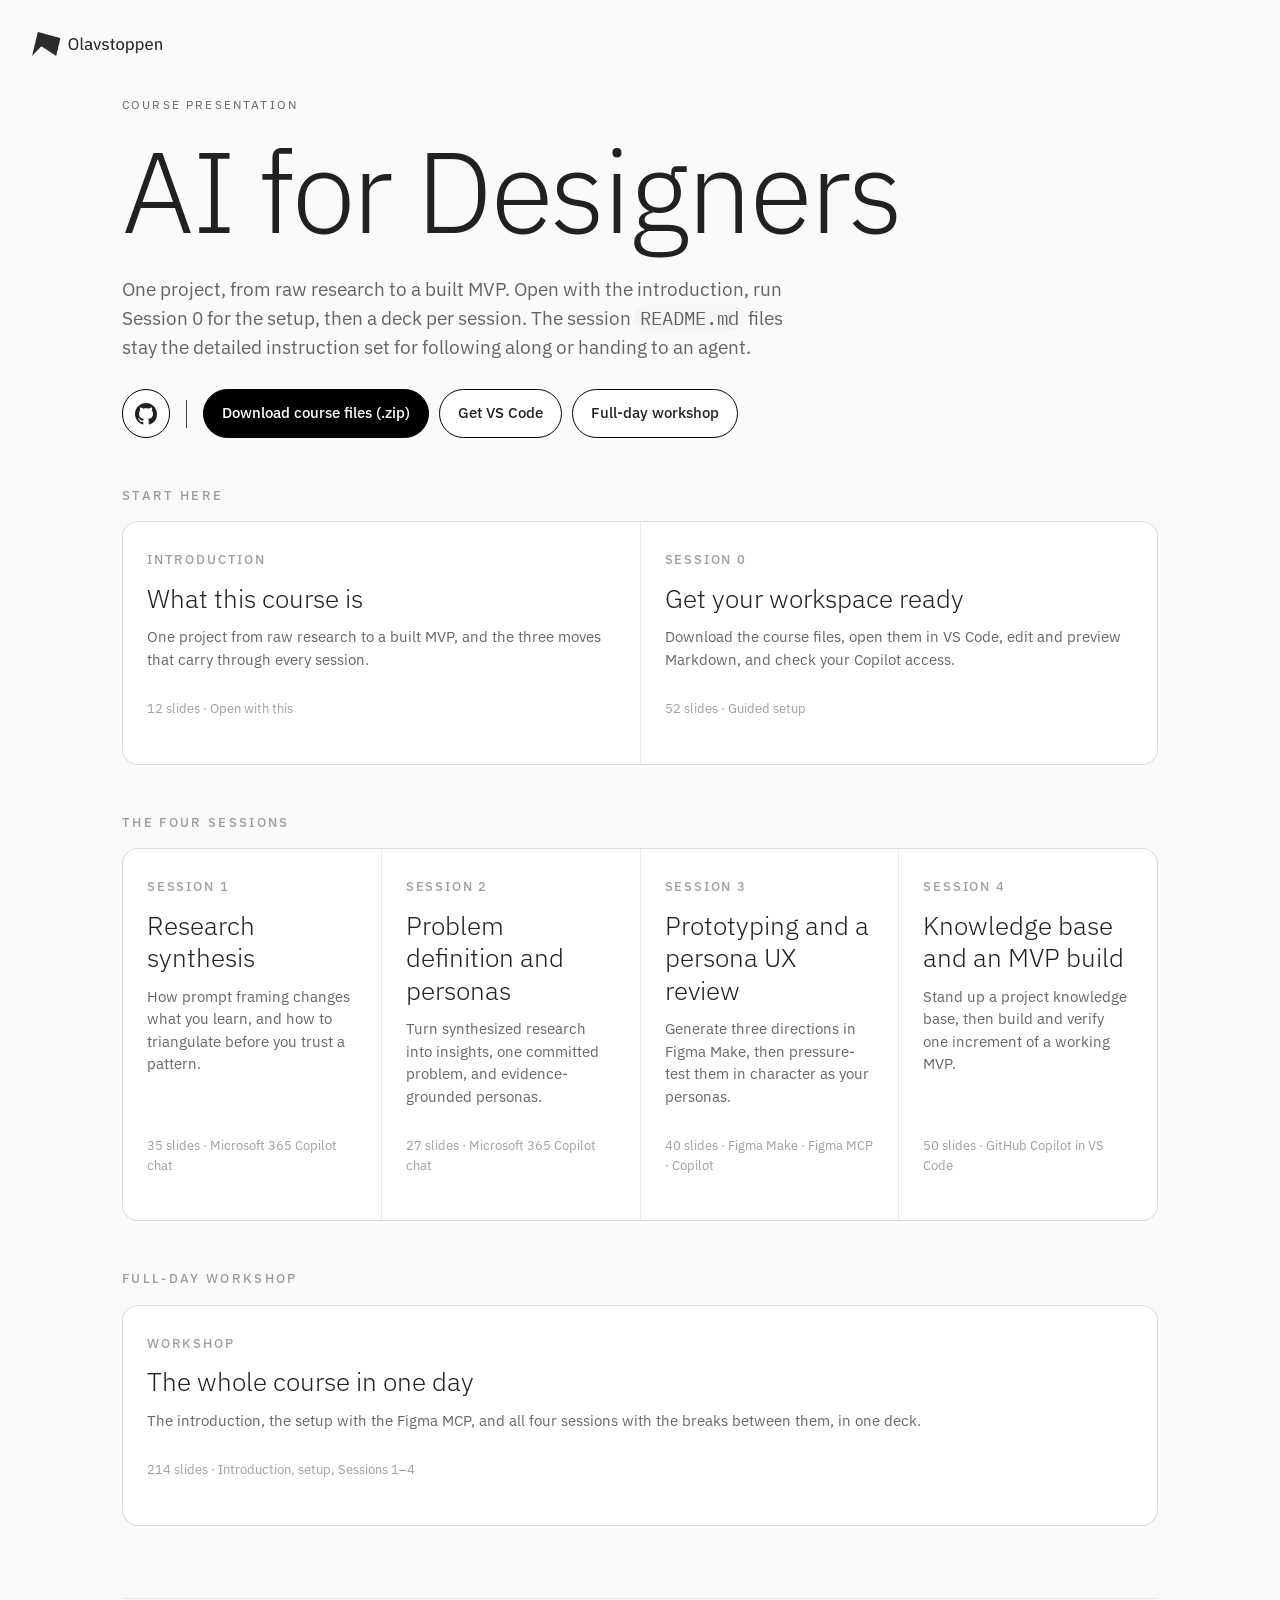
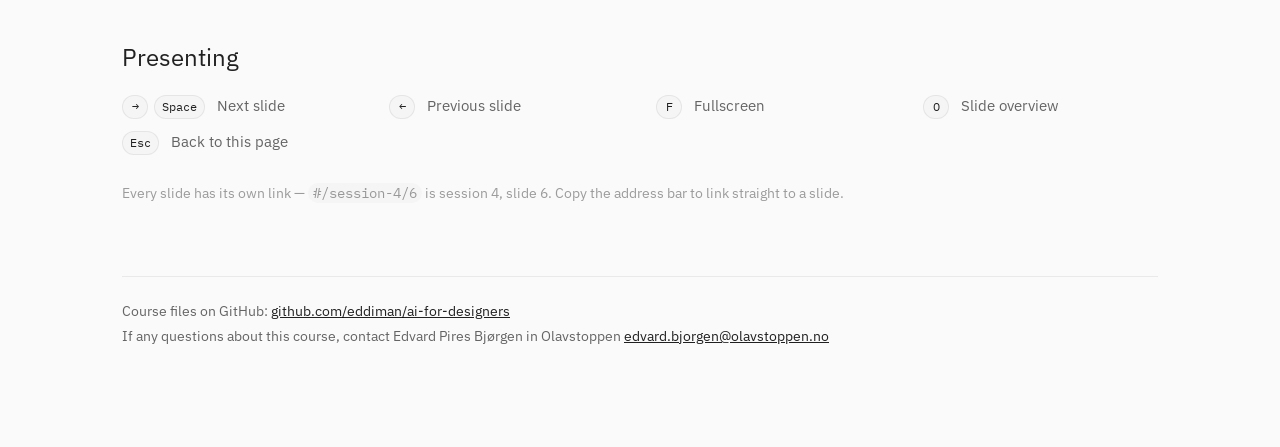
<file: presentation/index.html>
<!doctype html>
<html lang="en">
  <head>
    <meta charset="UTF-8" />
    <meta name="viewport" content="width=device-width, initial-scale=1.0" />
    <meta name="description" content="AI for Designers — facilitator presentation for all four sessions." />
    <meta name="robots" content="noindex, nofollow" />
    <title>AI for Designers — presentation</title>
    <link rel="preconnect" href="https://fonts.googleapis.com" />
    <link rel="preconnect" href="https://fonts.gstatic.com" crossorigin />
    <link
      href="https://fonts.googleapis.com/css2?family=IBM+Plex+Sans:wght@300;400;500;600&family=IBM+Plex+Mono:wght@400;500&display=swap"
      rel="stylesheet"
    />
    <link rel="stylesheet" href="styles.css?v=20261124c" />
  </head>
  <body>
    <!-- Landing -->
    <main id="landing" class="landing" hidden>
      <header class="landing__head">
        <img
          class="landing__logo"
          src="public/img/Olavstoppen_black.png"
          alt="Olavstoppen"
          width="886"
          height="163"
        />
        <p class="overline">Course presentation</p>
        <h1 class="landing__title">AI for Designers</h1>
        <p class="landing__lead">
          One project, from raw research to a built MVP. Open with the introduction, run Session 0
          for the setup, then a deck per session. The session <code>README.md</code> files stay the
          detailed instruction set for following along or handing to an agent.
        </p>
        <div class="landing__actions">
          <a
            class="landing__download landing__download--secondary landing__download--icon"
            href="https://github.com/eddiman/ai-for-designers"
            target="_blank"
            rel="noopener"
            title="View on GitHub"
            aria-label="View the course repository on GitHub"
          >
            <svg viewBox="0 0 16 16" width="22" height="22" aria-hidden="true" focusable="false">
              <path
                fill="currentColor"
                d="M8 0C3.58 0 0 3.58 0 8c0 3.54 2.29 6.53 5.47 7.59.4.07.55-.17.55-.38 0-.19-.01-.82-.01-1.49-2.01.37-2.53-.49-2.69-.94-.09-.23-.48-.94-.82-1.13-.28-.15-.68-.52-.01-.53.63-.01 1.08.58 1.23.82.72 1.21 1.87.87 2.33.66.07-.52.28-.87.51-1.07-1.78-.2-3.64-.89-3.64-3.95 0-.87.31-1.59.82-2.15-.08-.2-.36-1.02.08-2.12 0 0 .67-.21 2.2.82.64-.18 1.32-.27 2-.27.68 0 1.36.09 2 .27 1.53-1.04 2.2-.82 2.2-.82.44 1.1.16 1.92.08 2.12.51.56.82 1.27.82 2.15 0 3.07-1.87 3.75-3.65 3.95.29.25.54.73.54 1.48 0 1.07-.01 1.93-.01 2.2 0 .21.15.46.55.38A8.013 8.013 0 0016 8c0-4.42-3.58-8-8-8z"
              />
            </svg>
          </a>
          <span class="landing__divider" aria-hidden="true"></span>
          <a
            class="landing__download"
            href="https://github.com/eddiman/ai-for-designers/archive/refs/heads/main.zip"
            download
          >
            Download course files (.zip)
          </a>
          <a
            class="landing__download landing__download--secondary"
            href="https://code.visualstudio.com/download"
            target="_blank"
            rel="noopener"
          >
            Get VS Code
          </a>
          <a class="landing__download landing__download--secondary" href="#/workshop">
            Full-day workshop
          </a>
        </div>
      </header>

      <nav id="session-list" class="session-groups" aria-label="Sessions"></nav>

      <section class="landing__help">
        <h2 class="h6">Presenting</h2>
        <dl class="keys">
          <div><dt><kbd>→</kbd> <kbd>Space</kbd></dt><dd>Next slide</dd></div>
          <div><dt><kbd>←</kbd></dt><dd>Previous slide</dd></div>
          <div><dt><kbd>F</kbd></dt><dd>Fullscreen</dd></div>
          <div><dt><kbd>O</kbd></dt><dd>Slide overview</dd></div>
          <div><dt><kbd>Esc</kbd></dt><dd>Back to this page</dd></div>
        </dl>
        <p class="small">
          Every slide has its own link — <code>#/session-4/6</code> is session 4, slide 6. Copy the
          address bar to link straight to a slide.
        </p>
      </section>

      <footer class="landing__footer">
        <p>
          Course files on GitHub:
          <a href="https://github.com/eddiman/ai-for-designers" target="_blank" rel="noopener">github.com/eddiman/ai-for-designers</a>
        </p>
        <p>
          If any questions about this course, contact Edvard Pires Bjørgen in Olavstoppen
          <a href="mailto:edvard.bjorgen@olavstoppen.no">edvard.bjorgen@olavstoppen.no</a>
        </p>
      </footer>
    </main>

    <!-- Deck -->
    <div id="deck" class="deck" hidden>
      <div class="deck__progress"><span id="progress" class="deck__progress-bar"></span></div>

      <div id="stage" class="stage" role="main" aria-live="polite">
        <article id="slide" class="slide"></article>
        <div id="overview" class="overview" hidden>
          <div class="overview__head">
            <h2 class="h6" id="overview-title">Slides</h2>
          </div>
          <ol id="overview-list" class="overview__list"></ol>
        </div>
      </div>

      <div class="controls" role="toolbar" aria-label="Presentation controls">
        <a class="controls__btn" href="#/" title="Back to sessions (Esc)" data-nav>Home</a>
        <button class="controls__btn" id="btn-overview" title="Slide overview (O)" aria-controls="overview" aria-expanded="false">Session overview</button>
        <button class="controls__btn" id="btn-prev" title="Previous slide (←)" aria-label="Previous slide">←</button>
        <span class="controls__count"><span id="count-now">1</span> / <span id="count-all">1</span></span>
        <button class="controls__btn" id="btn-next" title="Next slide (→)" aria-label="Next slide">→</button>
        <button class="controls__btn" id="btn-fullscreen" title="Fullscreen (F)">Fullscreen</button>
      </div>
    </div>

    <!-- Content: plain scripts so the deck works from file:// with no build step -->
    <script src="content/sessions.js?v=20261117a"></script>
    <script src="content/intro.js?v=20261117a"></script>
    <script src="content/session-0.js?v=20261117a"></script>
    <script src="content/session-1.js?v=20261117a"></script>
    <script src="content/session-2.js?v=20261117a"></script>
    <script src="content/session-3.js?v=20261117a"></script>
    <script src="content/session-4.js?v=20261117a"></script>
    <script src="content/workshop.js?v=20261117a"></script>
    <script src="app.js?v=20261117a"></script>
  </body>
</html>
</file>
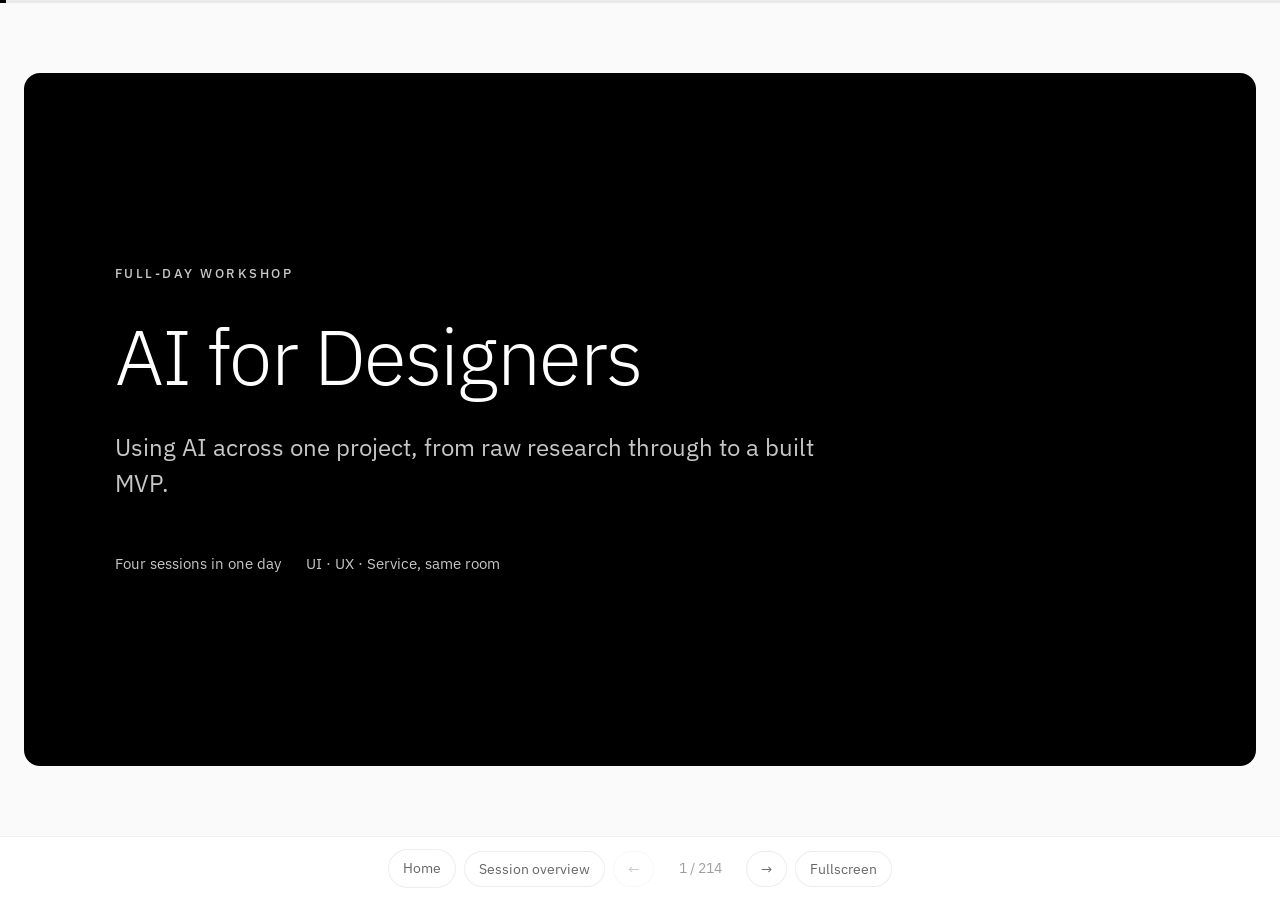
<file: presentation/workshop/index.html>
<!doctype html>
<html lang="en">
  <head>
    <meta charset="UTF-8" />
    <meta name="robots" content="noindex, nofollow" />
    <title>AI for Designers: workshop</title>
    <!-- /workshop opens the full-day deck, which lives at index.html#/workshop.
         A slide number after the path, as in /workshop#/12, is carried over. -->
    <meta http-equiv="refresh" content="0; url=../index.html#/workshop" />
    <script>
      var slide = (location.hash.match(/^#\/?(\d+)$/) || [])[1];
      location.replace("../index.html#/workshop" + (slide ? "/" + slide : ""));
    </script>
  </head>
  <body>
    <p><a href="../index.html#/workshop">Open the full-day workshop deck</a></p>
  </body>
</html>
</file>
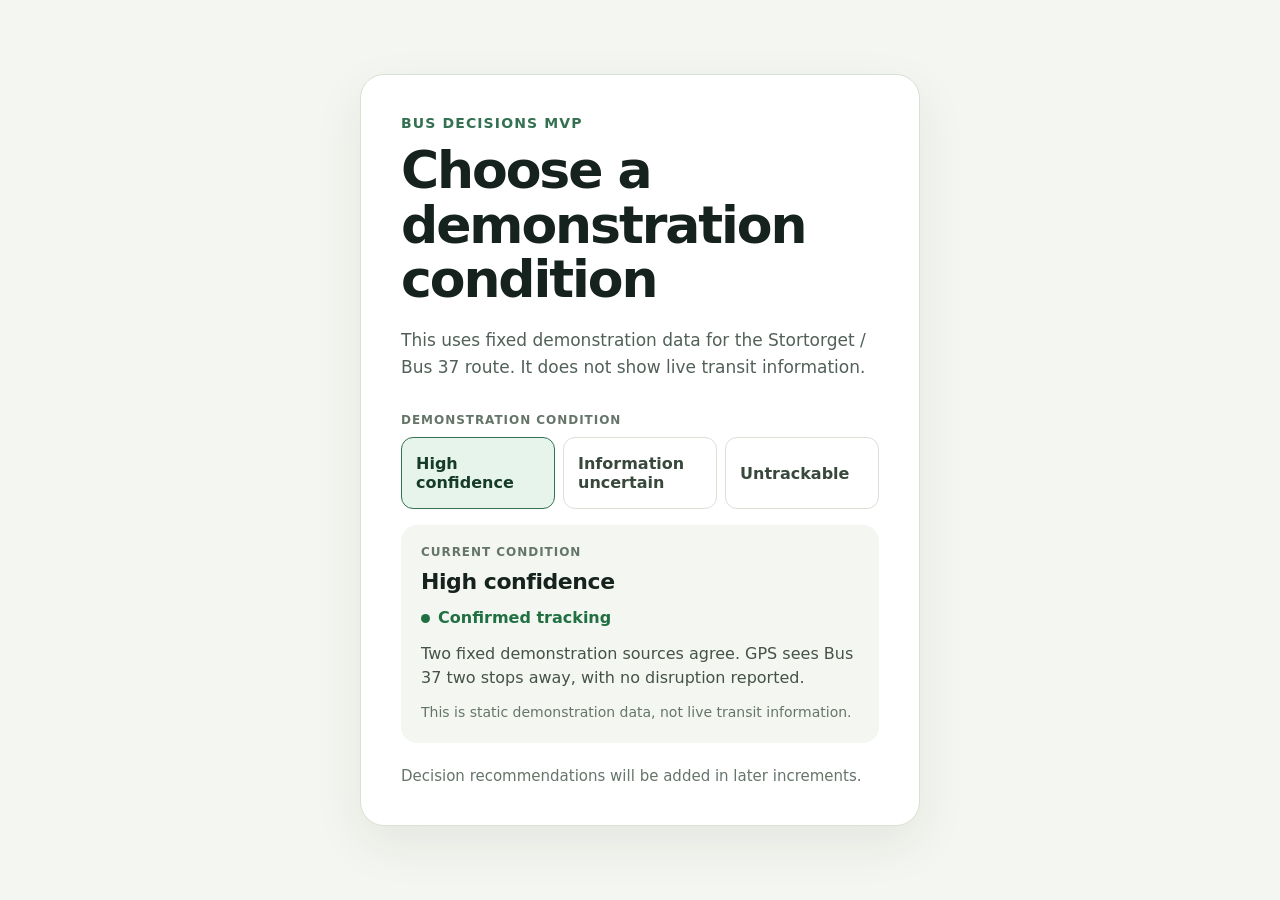
<file: session-4-knowledge-base-and-mvp/app/index.html>
<!doctype html>
<html lang="en">
  <head>
    <meta charset="UTF-8" />
    <meta name="viewport" content="width=device-width, initial-scale=1.0" />
    <meta name="description" content="Fixed demonstration conditions for the Bus Decisions MVP." />
    <title>Bus Decisions MVP</title>
    <link rel="stylesheet" href="styles.css" />
    <script src="script.js" defer></script>
  </head>
  <body>
    <main class="shell">
      <p class="eyebrow">Bus Decisions MVP</p>
      <h1>Choose a demonstration condition</h1>
      <p class="summary">
        This uses fixed demonstration data for the Stortorget / Bus 37 route. It
        does not show live transit information.
      </p>

      <section class="scenario" aria-labelledby="scenario-heading">
        <p class="section-label" id="scenario-heading">Demonstration condition</p>
        <div class="scenario-controls" role="group" aria-label="Demonstration condition">
          <button class="scenario-button" type="button" data-scenario="confirmed" aria-pressed="true">
            High confidence
          </button>
          <button class="scenario-button" type="button" data-scenario="uncertain" aria-pressed="false">
            Information uncertain
          </button>
          <button class="scenario-button" type="button" data-scenario="untrackable" aria-pressed="false">
            Untrackable
          </button>
        </div>

        <section class="scenario-preview" aria-live="polite" aria-atomic="true">
          <p class="section-label">Current condition</p>
          <h2 id="scenario-name">High confidence</h2>
          <p class="status status--confirmed" id="scenario-status">Confirmed tracking</p>
          <p id="scenario-detail">
            Two fixed demonstration sources agree. GPS sees Bus 37 two stops away,
            with no disruption reported.
          </p>
          <p class="demo-note" id="scenario-context">
            This is static demonstration data, not live transit information.
          </p>
        </section>
      </section>

      <p class="next-step">Decision recommendations will be added in later increments.</p>
    </main>
  </body>
</html>
</file>
<file: presentation/styles.css>
/* ==========================================================================
   AI for Designers — presentation theme
   Tokens taken from the OT light theme in Figma:
   file sbCntnu1vvMCYwhdAZu5tP, node 2245-2894.
   Font IBM Plex Sans, base 14px, scale 1.333 (perfect fourth), line height 1.5.
   ========================================================================== */

:root {

  /* Surface */
  --surface-black: #000000;
  --surface-white: #ffffff;
  --surface-surface: #f5f5f5;
  --surface-background: #fafafa;
  --surface-outline: rgba(43, 43, 43, 0.87);
  --surface-overlay: rgba(43, 43, 43, 0.08);
  --surface-scrim: rgba(0, 0, 0, 0.37);

  /* On surface */
  --on-surface-high: rgba(0, 0, 0, 0.87);
  --on-surface-medium: rgba(0, 0, 0, 0.6);
  --on-surface-disabled: rgba(0, 0, 0, 0.38);

  /* On primary */
  --on-primary-high: #ffffff;
  --on-primary-medium: rgba(255, 255, 255, 0.74);
  --on-primary-disabled: rgba(255, 255, 255, 0.38);

  /* Primary and semantics */
  --primary: #0f2fea;
  --green: #00e676;
  --yellow: #ffc400;
  --red: #ff1744;
  --blue: #304ffe;
  --purple: #651fff;

  /* Per-session accent, overridden by [data-session] below */
  --accent: var(--green);
  --on-accent: var(--on-surface-high);

  --font-sans: "IBM Plex Sans", -apple-system, BlinkMacSystemFont, "Segoe UI", Helvetica, Arial,
    sans-serif;
  --font-mono: "IBM Plex Mono", ui-monospace, SFMono-Regular, Menlo, Consolas, monospace;

  --radius-sm: 4px;
  --radius-md: 8px;
  --radius-lg: 16px;
  --radius-pill: 999px;
  --ease: cubic-bezier(0.2, 0.7, 0.3, 1);
}

[data-session="intro"],
[data-session="workshop"] { --accent: var(--surface-black); --on-accent: var(--on-primary-high); }
[data-session="session-0"] { --accent: var(--red); --on-accent: var(--on-primary-high); }
[data-session="session-1"] { --accent: var(--green); --on-accent: var(--on-surface-high); }
[data-session="session-2"] { --accent: var(--yellow); --on-accent: var(--on-surface-high); }
[data-session="session-3"] { --accent: var(--purple); --on-accent: var(--on-primary-high); }
[data-session="session-4"] { --accent: var(--blue); --on-accent: var(--on-primary-high); }

* { box-sizing: border-box; }

html,
body {
  margin: 0;
  padding: 0;
  height: 100%;
}
iframe { display:none;}
body {
  background: var(--surface-background);
  color: var(--on-surface-high);
  font-family: var(--font-sans);
  font-weight: 400;
  line-height: 1.5;
  -webkit-font-smoothing: antialiased;
}

[hidden] { display: none !important; }

code,
kbd,
.mono { font-family: var(--font-mono); }

/* --------------------------------------------------------------------------
   Landing
   -------------------------------------------------------------------------- */

.landing {
  max-width: 1100px;
  margin: 0 auto;
  /* The top padding never drops below the logo's bottom edge plus a gap */
  padding: max(7vh, 96px) 32px 96px;
}

.landing__logo {
  position: absolute;
  top: 32px;
  left: 32px;
  width: auto;
  height: 24px;
}

.overline {
  margin: 0 0 16px;
  font-size: 12px;
  font-weight: 400;
  letter-spacing: 0.18em;
  text-transform: uppercase;
  color: var(--on-surface-medium);
}

.landing__title {
  margin: 0 0 24px;
  font-size: clamp(56px, 9vw, 128px);
  font-weight: 300;
  line-height: 1.05;
  letter-spacing: -0.02em;
}

.landing__lead {
  max-width: 62ch;
  margin: 0;
  font-size: clamp(17px, 1.5vw, 21px);
  color: var(--on-surface-medium);
}

.landing__actions {
  display: flex;
  flex-wrap: wrap;
  gap: 10px;
  margin-top: 28px;
}

.landing__download {
  display: inline-block;
  padding: 12px 18px;
  color: var(--on-primary-high);
  background: var(--surface-black);
  border: 1px solid var(--surface-black);
  border-radius: var(--radius-pill);
  font-size: 15px;
  font-weight: 500;
  text-decoration: none;
  transition: background 160ms var(--ease), color 160ms var(--ease);
}

.landing__download:hover,
.landing__download:focus-visible {
  color: var(--on-surface-high);
  background: var(--surface-white);
  outline: none;
}

.landing__download--secondary {
  color: var(--on-surface-high);
  background: var(--surface-white);
}

.landing__download--secondary:hover,
.landing__download--secondary:focus-visible {
  color: var(--on-primary-high);
  background: var(--surface-black);
}

.landing__download--icon {
  display: inline-flex;
  align-items: center;
  justify-content: center;
  padding: 12px;
}

.landing__divider {
  align-self: center;
  width: 1px;
  height: 28px;
  margin: 0 6px;
  background: var(--surface-outline);
}

.session-groups { display: block; }
.sessions-group { margin: 48px 0 0; }

.sessions-group__title {
  margin: 0 0 16px;
  font-size: 13px;
  font-weight: 500;
  letter-spacing: 0.18em;
  text-transform: uppercase;
  color: var(--on-surface-disabled);
}

.sessions {
  display: grid;
  grid-template-columns: repeat(auto-fit, minmax(215px, 1fr));
  gap: 1px;
  margin: 0;
  background: var(--surface-overlay);
  border: 1px solid var(--surface-overlay);
  border-radius: var(--radius-lg);
  overflow: hidden;
}

.session-card {
  display: flex;
  flex-direction: column;
  gap: 12px;
  padding: 28px 24px 32px;
  background: var(--surface-white);
  color: inherit;
  text-decoration: none;
  transition: background 160ms var(--ease), transform 160ms var(--ease);
}

.session-card:hover,
.session-card:focus-visible {
  background: var(--accent);
  color: var(--on-accent);
  outline: none;
}

.session-card__n {
  font-size: 13px;
  font-weight: 500;
  letter-spacing: 0.14em;
  text-transform: uppercase;
  color: var(--on-surface-disabled);
}

.session-card:hover .session-card__n,
.session-card:focus-visible .session-card__n { color: inherit; opacity: 0.7; }

.session-card__title {
  margin: 0;
  font-size: 26px;
  font-weight: 300;
  line-height: 1.25;
}

.session-card__lead {
  margin: 0;
  font-size: 15px;
  color: var(--on-surface-medium);
}

.session-card:hover .session-card__lead,
.session-card:focus-visible .session-card__lead { color: inherit; opacity: 0.8; }

.session-card__meta {
  margin-top: auto;
  padding-top: 16px;
  font-size: 13px;
  color: var(--on-surface-disabled);
}

.session-card:hover .session-card__meta,
.session-card:focus-visible .session-card__meta { color: inherit; opacity: 0.7; }

.landing__help {
  margin-top: 72px;
  padding-top: 40px;
  border-top: 1px solid var(--surface-overlay);
}

.h6 { margin: 0 0 20px; font-size: 24px; font-weight: 400; line-height: 1.5; }

.keys {
  display: grid;
  grid-template-columns: repeat(auto-fit, minmax(220px, 1fr));
  gap: 12px 32px;
  margin: 0 0 28px;
}

.keys > div { display: flex; gap: 12px; align-items: baseline; }
.keys dt { margin: 0; display: flex; gap: 6px; }
.keys dd { margin: 0; font-size: 15px; color: var(--on-surface-medium); }

kbd {
  display: inline-block;
  min-width: 26px;
  padding: 2px 7px;
  font-size: 12px;
  text-align: center;
  background: var(--surface-surface);
  border: 1px solid var(--surface-overlay);
  border-radius: var(--radius-pill);
}

.landing__footer {
  margin-top: 72px;
  padding-top: 24px;
  border-top: 1px solid var(--surface-overlay);
  font-size: 14px;
  color: var(--on-surface-medium);
}

.landing__footer p { margin: 0 0 4px; }
.landing__footer a { color: var(--on-surface-high); }
.landing__footer a:hover,
.landing__footer a:focus-visible { color: var(--primary); }

.small { margin: 0; font-size: 14px; color: var(--on-surface-disabled); }
.small code, .landing__lead code { background: var(--surface-surface); padding: 1px 5px; border-radius: var(--radius-pill); }

/* --------------------------------------------------------------------------
   Deck shell
   -------------------------------------------------------------------------- */

.deck {
  position: fixed;
  inset: 0;
  display: flex;
  flex-direction: column;
  background: var(--surface-background);
}

.deck__progress { height: 3px; background: var(--surface-overlay); flex: 0 0 auto; }

.deck__progress-bar {
  display: block;
  height: 100%;
  width: 0;
  background: var(--accent);
  transition: width 220ms var(--ease);
}

.stage {
  position: relative;
  flex: 1 1 auto;
  display: grid;
  place-items: center;
  padding: 24px;
  min-height: 0;
}

/* A fixed 16:9 slide that scales to the viewport, so layout is predictable on
   any projector. Type is sized in cqw so it scales with the slide. */
.slide {
  container-type: size;
  width: min(100%, calc((100vh - 78px) * 16 / 9));
  aspect-ratio: 16 / 9;
  max-height: 100%;
  padding: 6cqw 7cqw;
  display: flex;
  flex-direction: column;
  justify-content: center;
  gap: 2.4cqw;
  background: var(--surface-white);
  border: 1px solid var(--surface-overlay);
  overflow: hidden;
  border-radius: var(--radius-lg);
}

/* Slide typography, from the Figma scale */
.slide h1 { margin: 0; font-size: 7.4cqw; font-weight: 300; line-height: 1.08; letter-spacing: -0.02em; }
.slide h2 { margin: 0; font-size: 5.2cqw; font-weight: 300; line-height: 1.14; letter-spacing: -0.01em; }
.slide h3 { margin: 0; font-size: 3.4cqw; font-weight: 400; line-height: 1.3; }
.slide p { margin: 0; font-size: 1.9cqw; color: var(--on-surface-medium); }
.slide .lead { font-size: 2.3cqw; color: var(--on-surface-medium); max-width: 52ch; }
.slide .eyebrow {
  font-size: 1.2cqw;
  font-weight: 500;
  letter-spacing: 0.2em;
  text-transform: uppercase;
  color: var(--on-surface-disabled);
}

.slide strong { font-weight: 600; color: var(--on-surface-high); }
.slide code { font-size: 0.92em; background: var(--surface-surface); padding: 0.1em 0.35em; border-radius: var(--radius-pill); }

/* Cover */
.slide--cover {
  background: var(--accent);
  color: var(--on-accent);
  border-color: transparent;
}
.slide--cover .eyebrow,
.slide--cover p,
.slide--cover .lead,
.slide--cover .slide__meta { color: inherit; opacity: 0.78; }
.slide--cover h1, .slide--cover h2 { color: inherit; }
.slide--cover .slide__meta {
  margin-top: 2cqw;
  display: flex;
  flex-wrap: wrap;
  gap: 0.8cqw 2.4cqw;
  font-size: 1.4cqw;
  opacity: 0.78;
}

/* Statement */
.slide--statement { justify-content: center; }
.slide--statement .statement {
  margin: 0;
  font-size: 4.2cqw;
  font-weight: 300;
  line-height: 1.22;
  letter-spacing: -0.01em;
  max-width: 34ch;
  color: var(--on-surface-high);
}
.slide--statement .statement em { font-style: normal; color: var(--primary); }

/* Map / flow */
.map { display: flex; flex-wrap: wrap; align-items: center; gap: 0.9cqw; margin: 0; padding: 0; list-style: none; }
.map__step {
  padding: 0.9cqw 1.4cqw;
  font-size: 1.6cqw;
  background: var(--surface-surface);
  border: 1px solid var(--surface-overlay);
  color: var(--on-surface-medium);
}
.map__step--active {
  background: var(--accent);
  border-color: transparent;
  color: var(--on-accent);
  font-weight: 500;
}
.map__arrow { font-size: 1.6cqw; color: var(--on-surface-disabled); }

/* Lists */
.slide ul.items, .slide ol.items { margin: 0; padding: 0; list-style: none; display: flex; flex-direction: column; gap: 1.3cqw; }
.slide ol.items { counter-reset: n; }
.items li { font-size: 1.9cqw; color: var(--on-surface-medium); display: flex; gap: 1.2cqw; align-items: baseline; }
.items li > .items__label { flex: 0 0 auto; font-weight: 600; color: var(--on-surface-high); }
.items li > span:last-child { min-width: 0; }
.items li > .copy-button { flex: 0 0 auto; }
ol.items li::before {
  counter-increment: n;
  content: counter(n);
  flex: 0 0 auto;
  width: 2.4cqw;
  font-variant-numeric: tabular-nums;
  color: var(--accent-ink, var(--primary));
  font-weight: 600;
}
.items--check li::before {
  content: "";
  flex: 0 0 auto;
  width: 1.1cqw;
  height: 1.1cqw;
  margin-top: 0.55cqw;
  border: 2px solid var(--green);
  border-radius: 50%;
}

/* Exercise slides: the opener, one slide per step, and the done check */
.step-head { display: flex; align-items: center; gap: 2cqw; }
.step-grid { display: grid; grid-template-columns: 1.25fr 1fr; gap: 3cqw; align-items: start; }
.step-block > .step-block__title {
  margin: 0 0 1.1cqw;
  font-size: 1.3cqw;
  font-weight: 600;
  letter-spacing: 0.14em;
  text-transform: uppercase;
  color: var(--on-surface-disabled);
}
.step-block .items li { font-size: 1.6cqw; }
.step-block p { font-size: 1.6cqw; }
.step-number {
  display: inline-flex;
  flex: 0 0 auto;
  align-items: center;
  justify-content: center;
  width: 4.4cqw;
  height: 4.4cqw;
  font-size: 2.2cqw;
  font-weight: 300;
  background: var(--accent);
  color: var(--on-accent);
}

/* A step slide starts at the top, so the heading stays put from one step to
   the next. Only the prompt may shrink, and it scrolls inside its box. */
.slide--exercise-step { justify-content: flex-start; gap: 2cqw; padding-top: 4.5cqw; padding-bottom: 4.5cqw; }
.slide--exercise-step > * { flex-shrink: 0; }
.slide--exercise-step > .prompt-wrap { flex: 0 1 auto; min-height: 0; display: flex; flex-direction: column; }
.slide--exercise-step .prompt { flex: 0 1 auto; min-height: 0; max-height: none; }
.slide--exercise-step .step-head h2 { font-size: 3.6cqw; }
.slide .step-text { font-size: 2cqw; color: var(--on-surface-high); max-width: 62ch; }
.slide--exercise-step .items li { font-size: 1.8cqw; }
.step-top { display: flex; align-items: center; justify-content: space-between; gap: 2cqw; }
.step-progress { display: flex; align-items: center; gap: 1.2cqw; flex: 0 0 auto; }
.step-progress__label { font-size: 1.2cqw; font-weight: 500; letter-spacing: 0.08em; color: var(--on-surface-disabled); }
.step-progress__marks { display: flex; gap: 0.5cqw; margin: 0; padding: 0; list-style: none; }
.step-progress__marks li { width: 2cqw; height: 0.5cqw; background: var(--surface-overlay); }
.step-progress__marks li.is-done { background: var(--on-surface-disabled); }
.step-progress__marks li.is-current { background: var(--accent); }
/* Bullets on a step slide get a small mark, so each line reads as its own action. */
.slide--exercise-step ul.items li::before {
  content: "";
  flex: 0 0 auto;
  width: 0.6cqw;
  height: 0.6cqw;
  margin-top: 0.75cqw;
  background: var(--accent);
}
/* A note is a footnote to the step, so it stays small and leaves room for the prompt. */
.slide--exercise-step .slide__note { font-size: 1.4cqw; padding-top: 1.2cqw; }

/* Prompt block, with its Copy button */
.prompt-wrap { position: relative; }
.prompt {
  margin: 0;
  padding: 2.2cqw 2.6cqw;
  background: var(--surface-surface);
  border-left: 4px solid var(--accent);
  font-family: var(--font-mono);
  font-size: 1.45cqw;
  line-height: 1.6;
  color: var(--on-surface-high);
  white-space: pre-wrap;
  overflow: auto;
  max-height: 58cqh;
}
.prompt-wrap > .copy-button { position: absolute; top: 1.1cqw; right: 1.1cqw; }
/* Keep the prompt's text clear of the Copy button in the top-right corner. */
.prompt-wrap > .prompt { padding-right: 7.5cqw; }
.prompt--long { font-size: 1.15cqw; line-height: 1.45; }
.copy-button {
  min-width: 4.5cqw;
  padding: 0.35cqw 0.75cqw;
  color: var(--on-surface-medium);
  background: var(--surface-white);
  border: 1px solid var(--surface-overlay);
  border-radius: var(--radius-pill);
  font: 500 1cqw/1.4 var(--font-sans);
  cursor: pointer;
  transition: background 120ms var(--ease), border-color 120ms var(--ease), color 120ms var(--ease);
}
.copy-button:hover { color: var(--on-surface-high); border-color: var(--on-surface-disabled); }
.copy-button:focus-visible { outline: 2px solid var(--primary); outline-offset: 2px; }
.copy-button--copied { color: var(--on-accent); background: var(--accent); border-color: var(--accent); }

/* Table slide */
.slide table { width: 100%; border-collapse: collapse; font-size: 1.5cqw; }
.slide th, .slide td { text-align: left; padding: 1cqw 1.2cqw; border-bottom: 1px solid var(--surface-overlay); vertical-align: top; }
.slide th { font-weight: 600; font-size: 1.2cqw; letter-spacing: 0.1em; text-transform: uppercase; color: var(--on-surface-disabled); }
.slide td { color: var(--on-surface-medium); }
.slide td:first-child { color: var(--on-surface-high); font-weight: 500; white-space: nowrap; }

/* Callout, used for checkpoints and warnings */
.callout {
  padding: 1.6cqw 2cqw;
  background: var(--surface-surface);
  font-size: 1.7cqw;
  color: var(--on-surface-high);
}
.callout__title { display: block; margin-bottom: 0.4cqw; }

.slide__note {
  margin-top: auto;
  padding-top: 1.6cqw;
  font-size: 1.25cqw;
  color: var(--on-surface-disabled);
  border-top: 1px solid var(--surface-overlay);
}
.slide--cover .slide__note { border-top-color: rgba(255, 255, 255, 0.25); color: inherit; opacity: 0.7; }

/* --------------------------------------------------------------------------
   Controls
   -------------------------------------------------------------------------- */

.controls {
  flex: 0 0 auto;
  display: flex;
  align-items: center;
  justify-content: center;
  gap: 8px;
  padding: 12px;
  background: var(--surface-white);
  border-top: 1px solid var(--surface-overlay);
}

.controls__btn {
  appearance: none;
  min-width: 40px;
  padding: 8px 14px;
  font-family: inherit;
  font-size: 14px;
  color: var(--on-surface-medium);
  text-decoration: none;
  background: var(--surface-white);
  border: 1px solid var(--surface-overlay);
  border-radius: var(--radius-pill);
  cursor: pointer;
  transition: background 140ms var(--ease), color 140ms var(--ease);
}

.controls__btn:hover { background: var(--surface-surface); color: var(--on-surface-high); }
.controls__btn:focus-visible { outline: 2px solid var(--primary); outline-offset: 2px; }
.controls__btn[disabled] { opacity: 0.35; cursor: default; }

.controls__count {
  min-width: 76px;
  text-align: center;
  font-size: 14px;
  font-variant-numeric: tabular-nums;
  color: var(--on-surface-disabled);
}

/* Overview */
.overview {
  position: absolute;
  inset: 0;
  z-index: 10;
  padding: 24px 32px 32px;
  background: var(--surface-background);
  overflow: auto;
}

.overview__head { width: min(100%, 920px); margin: 0 auto 20px; }

.overview__list {
  display: flex;
  flex-direction: column;
  gap: 2px;
  width: min(100%, 920px);
  margin: 0 auto;
  padding: 0;
  list-style: none;
}

.overview__item {
  display: flex;
  align-items: baseline;
  gap: 16px;
  width: 100%;
  padding: 12px 16px;
  font-family: inherit;
  text-align: left;
  background: var(--surface-white);
  border: 1px solid var(--surface-overlay);
  border-radius: var(--radius-md);
  cursor: pointer;
}
.overview__item:hover { background: var(--surface-surface); }
.overview__item[aria-current="true"] { border-color: var(--accent); border-width: 2px; }
.overview__item-n { flex: 0 0 28px; font-size: 12px; color: var(--on-surface-disabled); font-variant-numeric: tabular-nums; }
.overview__item-t {
  font-size: 15px;
  color: var(--on-surface-high);
}

/* Presenting in fullscreen: hide the chrome until the pointer moves */
.deck--fullscreen .controls { opacity: 0.12; transition: opacity 200ms var(--ease); }
.deck--fullscreen .controls:hover,
.deck--fullscreen.deck--active .controls { opacity: 1; }

@media (prefers-reduced-motion: reduce) {
  * { transition-duration: 0ms !important; }
}

/* Narrow screens: let the slide grow taller than 16:9 rather than shrink the text away */
@media (max-width: 720px) {
  .stage { display: block; padding: 12px; overflow: auto; }
  .slide { aspect-ratio: auto; width: 100%; min-height: 100%; max-height: none; padding: 32px 24px; gap: 20px; justify-content: flex-start; overflow: visible; }
  .slide h1 { font-size: 40px; }
  .slide h2 { font-size: 30px; }
  .slide h3 { font-size: 22px; }
  .slide p, .items li { font-size: 16px; }
  .slide .lead { font-size: 17px; }
  .slide .eyebrow { font-size: 11px; }
  .slide--cover { justify-content: center; }
  .slide--cover .slide__meta { gap: 8px 18px; font-size: 13px; }
  .step-head { gap: 14px; align-items: flex-start; }
  .step-number { width: 34px; height: 34px; font-size: 17px; }
  .step-grid { grid-template-columns: 1fr; gap: 24px; }
  .step-block > .step-block__title { margin-bottom: 10px; font-size: 11px; }
  .step-block .items li, .step-block p { font-size: 15px; }
  .items li code { overflow-wrap: anywhere; }
  .step-top { flex-wrap: wrap; gap: 8px; }
  .slide--exercise-step .step-head h2 { font-size: 26px; }
  .slide .step-text, .slide--exercise-step .items li { font-size: 16px; }
  .step-progress__label { font-size: 11px; }
  .step-progress__marks li { width: 16px; height: 4px; }
  .prompt--long { font-size: 12px; }
  ol.items li::before { width: 20px; }
  .items--check li::before { width: 12px; height: 12px; margin-top: 6px; }
  .map { gap: 8px; }
  .map__step, .map__arrow { font-size: 14px; }
  .slide table { font-size: 13px; }
  .slide th, .slide td { padding: 8px; }
  .slide th { font-size: 10px; }
  .callout { padding: 16px; font-size: 14px; }
  .slide__note { padding-top: 16px; font-size: 12px; }
  .prompt { font-size: 13px; }
  .prompt-wrap > .prompt { padding: 44px 14px 14px; }
  .copy-button { min-width: 52px; padding: 5px 9px; font-size: 11px; }
  .prompt-wrap > .copy-button { top: 10px; right: 10px; }
  .controls { justify-content: center; gap: 4px; padding: 8px; }
  .controls__btn { min-width: 36px; padding: 7px 8px; font-size: 12px; }
  .controls__count { min-width: 58px; font-size: 12px; }
  #btn-fullscreen { display: none; }
}
</file>
<file: session-4-knowledge-base-and-mvp/app/styles.css>
:root {
  color-scheme: light;
  font-family: Inter, ui-sans-serif, system-ui, -apple-system, BlinkMacSystemFont, "Segoe UI", sans-serif;
  color: #15221d;
  background: #f4f7f1;
}

* {
  box-sizing: border-box;
}

body {
  min-block-size: 100vh;
  margin: 0;
  display: grid;
  place-items: center;
  padding: 24px;
}

.shell {
  inline-size: min(100%, 560px);
  padding: 40px;
  border: 1px solid #d8e1d4;
  border-radius: 24px;
  background: #ffffff;
  box-shadow: 0 18px 50px rgb(21 34 29 / 8%);
}

.eyebrow {
  margin: 0 0 12px;
  color: #347152;
  font-size: 0.875rem;
  font-weight: 700;
  letter-spacing: 0.08em;
  text-transform: uppercase;
}

h1 {
  margin: 0;
  font-size: clamp(2rem, 7vw, 3.25rem);
  line-height: 1.05;
  letter-spacing: -0.04em;
}

.summary {
  max-inline-size: 46ch;
  margin: 20px 0 0;
  color: #526158;
  font-size: 1.0625rem;
  line-height: 1.6;
}

.scenario {
  margin-block-start: 32px;
}

.section-label {
  margin: 0 0 10px;
  color: #65756a;
  font-size: 0.75rem;
  font-weight: 700;
  letter-spacing: 0.08em;
  text-transform: uppercase;
}

.scenario-controls {
  display: grid;
  gap: 8px;
}

.scenario-button {
  inline-size: 100%;
  padding: 12px 14px;
  border: 1px solid #d8e1d4;
  border-radius: 12px;
  color: #38483d;
  background: #fff;
  font: inherit;
  font-weight: 650;
  text-align: start;
  cursor: pointer;
}

.scenario-button:hover {
  border-color: #8aac99;
}

.scenario-button:focus-visible {
  outline: 3px solid #93d5b0;
  outline-offset: 2px;
}

.scenario-button[aria-pressed="true"] {
  border-color: #347152;
  color: #173b29;
  background: #e7f4eb;
}

.scenario-preview {
  margin-block-start: 16px;
  padding: 20px;
  border-radius: 16px;
  background: #f4f7f1;
}

.scenario-preview h2 {
  margin: 0;
  font-size: 1.375rem;
  letter-spacing: -0.02em;
}

.scenario-preview > p:not(.section-label) {
  margin: 12px 0 0;
  color: #445247;
  line-height: 1.5;
}

.status {
  display: inline-flex;
  align-items: center;
  gap: 8px;
  font-weight: 700;
}

.status::before {
  content: "";
  inline-size: 9px;
  block-size: 9px;
  border-radius: 50%;
  background: currentColor;
}

.status--confirmed {
  color: #207043 !important;
}

.status--uncertain {
  color: #9a6800 !important;
}

.status--untrackable {
  color: #a4433d !important;
}

.demo-note {
  color: #65756a !important;
  font-size: 0.875rem;
}

.next-step {
  margin: 24px 0 0;
  color: #65756a;
  font-size: 0.9375rem;
}

@media (min-width: 520px) {
  .scenario-controls {
    grid-template-columns: repeat(3, 1fr);
  }

  .scenario-button {
    min-block-size: 72px;
  }
}
</file>
